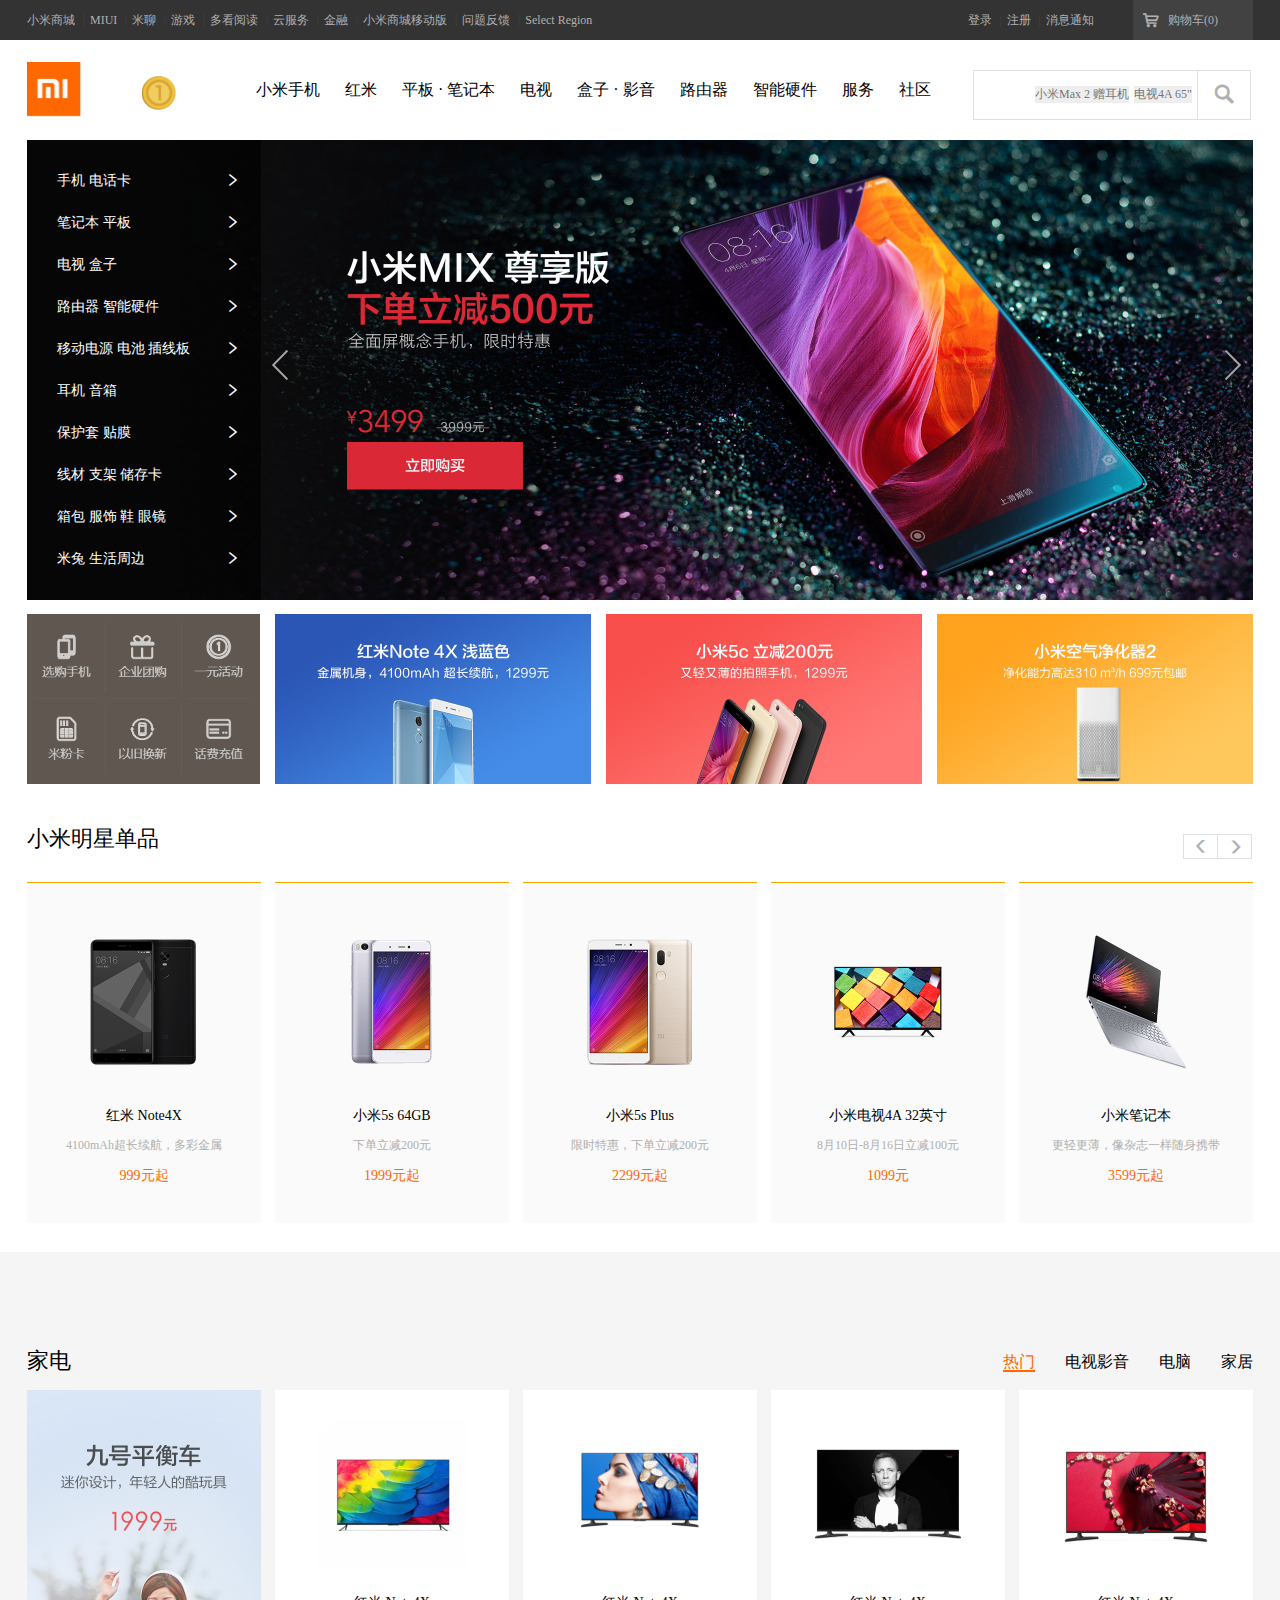
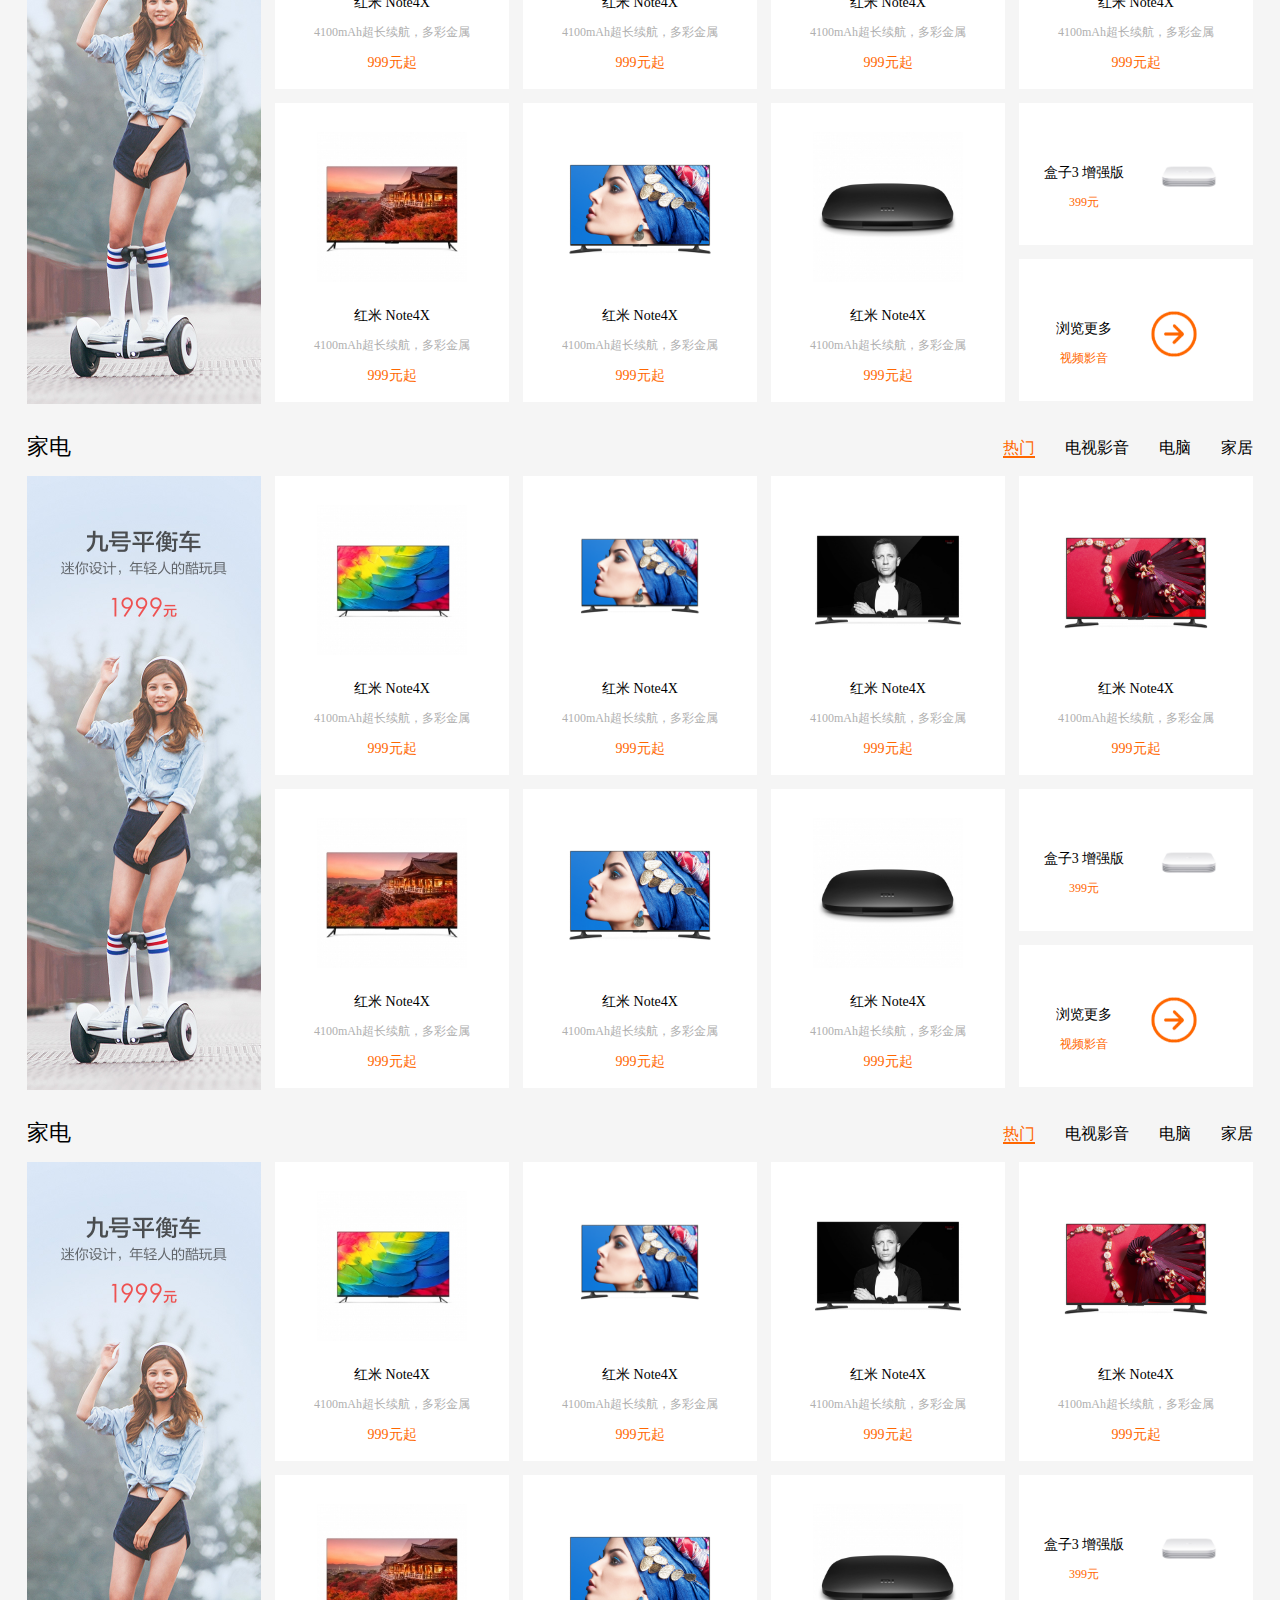
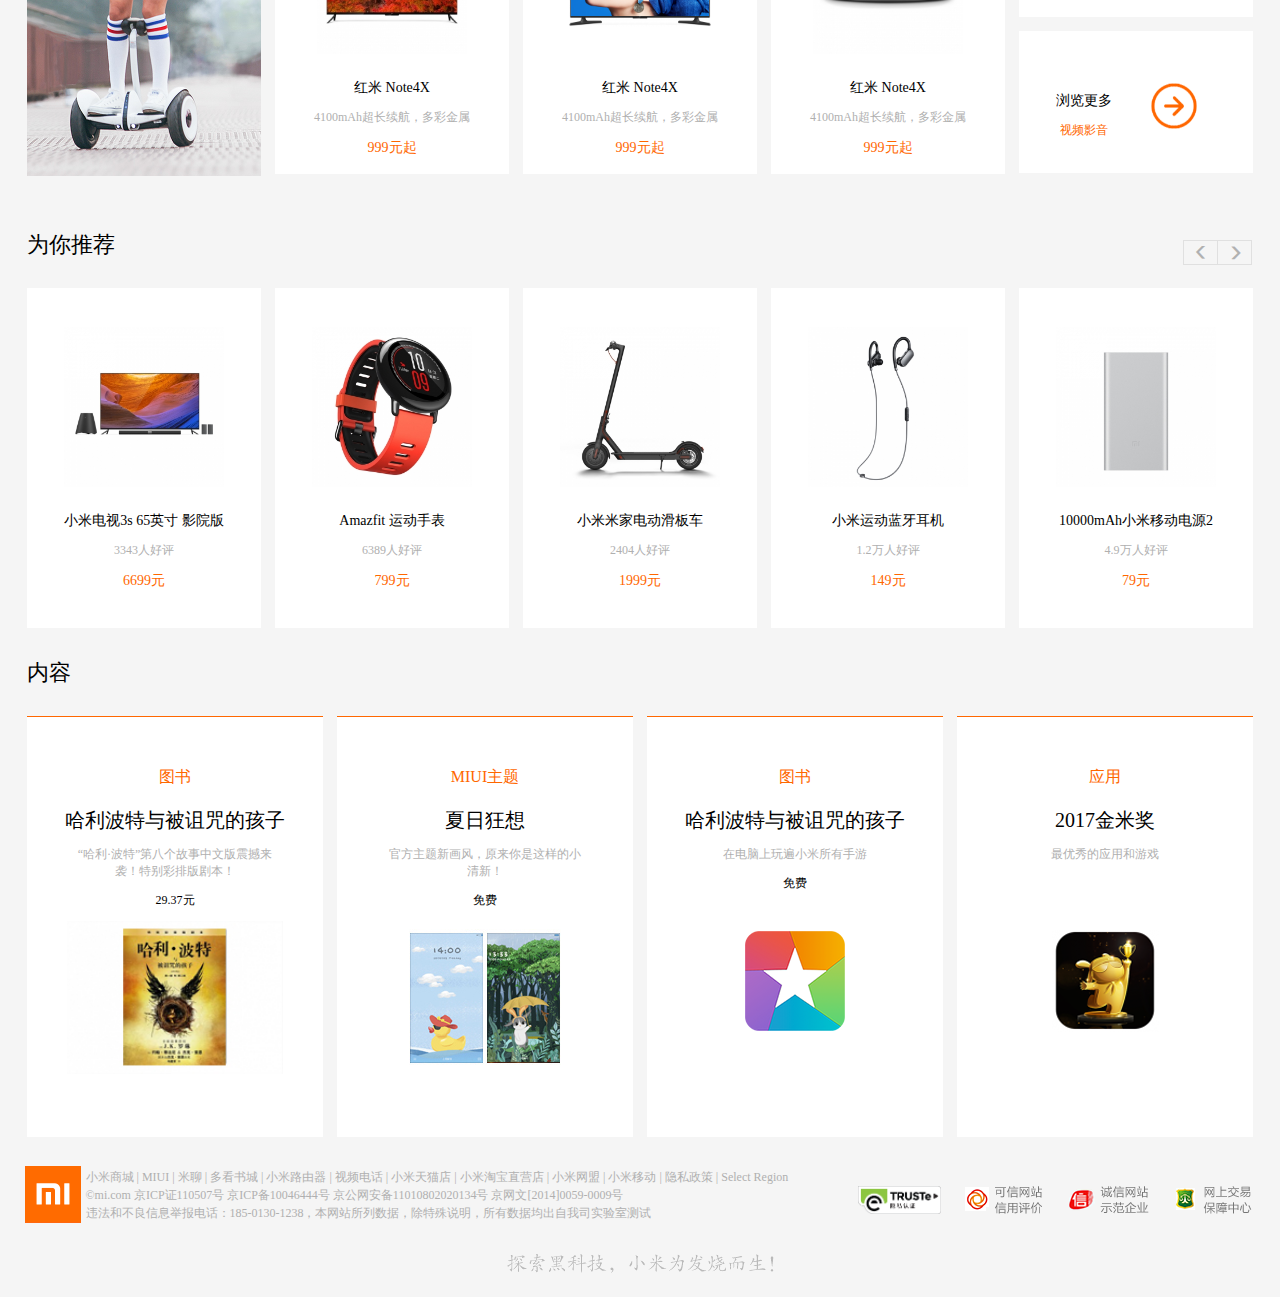
<file: index.html>
<!DOCTYPE html>
<html>
	<head>
		<meta charset="utf-8" />
		<title>我的小米商城han</title>
<link rel="shortcut icon" href="//s01.mifile.cn/favicon.ico" type="image/x-icon" />
<link rel="stylesheet" href="css/css.css" />
	</head>
	<body>
		<div class="top_background">
			<div class="top">
				<div class="top_nav">
					<ul>
						<li><a href="#">小米商城</a><span>|</span></li>
						<li><a href="#">MIUI</a><span>|</span></li>
						<li><a href="#">米聊</a><span>|</span></li>
						<li><a href="#">游戏</a><span>|</span></li>
						<li><a href="#">多看阅读</a><span>|</span></li>
						<li><a href="#">云服务</a><span>|</span></li>
						<li><a href="#">金融</a><span>|</span></li>
						<li><a href="#">小米商城移动版</a><span>|</span></li>
						<li><a href="#">问题反馈</a><span>|</span></li>
						<li><a href="#" class="last">Select Region</a></li>
					</ul>
				</div>
				<div class="top_buy">
					<i class="iconfont">&#xe600;</i><a href="#">购物车(0)</a>
					<div class="top_buy_plus">购物车中还没有商品，赶紧选购吧！</div>
				</div>
				<div class="top_right">
					<ul>
						<li><a href="#">登录<span>|</span></a></li>
						<li><a href="#">注册<span>|</span></a></li>
						<li><a href="#">消息通知</a></li>
					</ul>
				</div>	
				
			</div>
		</div>
	
	
	<div class="head">
			<div class="head_logo">
				<img src="img/logo.png" height="55" />
			</div>
			<div class="head_nav">
				<div class="head_nav_movie">
					<img src="img/movie.gif" width="142" />
				</div>
				<div class="head_nav_in">
					<ul>
						<li><a href="#">小米手机</a></li>
						<li><a href="#">红米</a></li>
						<li><a href="#">平板 · 笔记本</a></li>
						<li><a href="#">电视</a></li>
						<li><a href="#">盒子 · 影音</a></li>
						<li><a href="#">路由器</a></li>
						<li><a href="#">智能硬件</a></li>
						<li><a href="#">服务</a></li>
						<li><a href="#">社区</a></li>
					</ul>
				</div>
			</div>
			<div class="head_search">
				<div class="head_search_txt">
					<a href="#">电视4A 65"</a>
					<a href="#">小米Max 2 赠耳机</a>
				</div>
				<div class="head_search_btn">
					<i class="iconfont searh">&#xe605;</i>
				</div>
			</div>
		</div>
		
		<div class="bannar">
			<img src="img/bannar.jpg" width="1226" height="460"/>
			<div class="bannar_nav">
				<ul>
					<li>手机 电话卡<i class="iconfont">&#xe6ca;</i></li>
					<li>笔记本 平板<i class="iconfont">&#xe6ca;</i></li>
					<li>电视 盒子<i class="iconfont">&#xe6ca;</i></li>
					<li>路由器 智能硬件<i class="iconfont">&#xe6ca;</i></li>
					<li>移动电源 电池 插线板<i class="iconfont">&#xe6ca;</i></li>
					<li>耳机 音箱<i class="iconfont">&#xe6ca;</i></li>
					<li>保护套 贴膜<i class="iconfont">&#xe6ca;</i></li>
					<li>线材 支架 储存卡<i class="iconfont">&#xe6ca;</i></li>
					<li>箱包 服饰 鞋 眼镜<i class="iconfont">&#xe6ca;</i></li>
					<li>米兔 生活周边<i class="iconfont">&#xe6ca;</i></li>
				</ul>
			</div>
			<div class="bannar_btnl">
			</div>
			<div class="bannar_btnr">				
			</div>
		</div>
		
		<div class="home">
			<div class="home_menu">
				<img src="img/menu.PNG" height="170" />
			</div>
			<ul>
				<li><img src="img/home1.jpg" height="170" /></li>
				<li><img src="img/home2.jpg" height="170" /></li>
				<li><img src="img/home3.jpg" height="170" /></li>
			</ul>
		</div>
		
		<div class="menu">
			<div class="menu_title">
				<div class="menu_txt">小米明星单品</div>
				<div class="menu_btn">
					<div class="menu_btnl"><i class="iconfont">&#xe60f;</i></div>
					<div class="menu_btnr"><i class="iconfont">&#xe601;</i></div>
				</div>
			</div>
			<div class="menu_in">
				<ul>
					<li><div class="box">
						<img src="img/menu1.png" width="160"/>
						<div class="box_txt">
						<a href="#">红米 Note4X</a>
						<p>4100mAh超长续航，多彩金属</p>
						 <span>999元起</span></div>
					</div></li>
					<li><div class="box">
						<img src="img/menu2.png" width="160"/>
						<div class="box_txt">
						<a href="#">小米5s 64GB</a>
						<p>下单立减200元</p>
						 <span>1999元起</span></div>
						</div></li>
					<li><div class="box">
						<img src="img/menu3.png" width="160"/>
						<div class="box_txt">
						<a href="#">小米5s Plus</a>
						<p>限时特惠，下单立减200元</p>
						 <span>2299元起</span></div>
					</div></li>
					<li><div class="box">
						<img src="img/menu4.png" width="160"/>
						<div class="box_txt">
						<a href="#">小米电视4A 32英寸</a>
						<p>8月10日-8月16日立减100元</p>
						 <span>1099元</span></div>
					</div></li>
					<li style="margin-right: 0;"><div class="box">
						<img src="img/menu5.png" width="160"/>
						<div class="box_txt">
						<a href="#">小米笔记本</a>
						<p>更轻更薄，像杂志一样随身携带</p>
						 <span>3599元起</span></div>
					</div></li>
				</ul>
			</div>
		</div>
		
<div class="background">
			
			  <div class="box1">
			  	 <div class="box1_title">
			  	 	<div class="box1_titlel">
			  	 		家电
			  	 	</div>
			  	 	<div class="box1_titler">
			  	 		<ul>
			  	 			<li><a href="#" class="first">热门</a></li>
			  	 			<li><a href="#">电视影音</a></li>
			  	 			<li><a href="#">电脑</a></li>
			  	 			<li><a href="#">家居</a></li>
			  	 		</ul>
			  	 	</div>
			  	 </div>
			  	  <div class="box1_main">
			  	  	<div class="box1_mainl">
			  	  		<img src="img/box1_l.jpg" width="234" />
			  	  	</div>
			  	  	<div class="box1_mainr">
			  	  		<ul>
			  	  			<li class="big">
			  	  				<div class="orange">
			  	  					<a href="#">小米你值得拥有最好的，选择这款最好的让你生活美滋滋！</a>
			  	  				</div>
			  	  				<img src="img/box1_1.jpg" width="150"/>
			  	  				<div class="box_txt">
						          <a href="#">红米 Note4X</a>
						         <p>4100mAh超长续航，多彩金属</p>
						           <span>999元起</span></div>
			  	  			</li>
			  	  			<li class="big">
			  	  				<div class="orange">
			  	  					<a href="#">小米你值得拥有最好的，选择这款最好的让你生活美滋滋！</a>
			  	  				</div>
			  	  				<img src="img/box1_2.png" width="150"/>
			  	  				<div class="box_txt">
						          <a href="#">红米 Note4X</a>
						         <p>4100mAh超长续航，多彩金属</p>
						           <span>999元起</span></div></li>
			  	  			<li class="big"><img src="img/box1_3.png" width="150"/>
			  	  				<div class="box_txt">
						          <a href="#">红米 Note4X</a>
						         <p>4100mAh超长续航，多彩金属</p>
						           <span>999元起</span></div></li>
			  	  			<li class="big"><img src="img/box1_4.png" width="150"/>
			  	  				<div class="box_txt">
						          <a href="#">红米 Note4X</a>
						         <p>4100mAh超长续航，多彩金属</p>
						           <span>999元起</span></div></li>
			  	  		</ul>
			  	  	</div>
			  	  	<div class="box1_mainr">
			  	  		<ul>
			  	  			<li class="big">
			  	  				<div class="orange">
			  	  					<a href="#">小米你值得拥有最好的，选择这款最好的让你生活美滋滋！</a>
			  	  				</div>
			  	  				<img src="img/box1_5.jpg" width="150"/>
			  	  				<div class="box_txt">
						          <a href="#">红米 Note4X</a>
						         <p>4100mAh超长续航，多彩金属</p>
						           <span>999元起</span></div></li>
			  	  			<li class="big"><img src="img/box1_6.png" width="150"/>
			  	  				<div class="box_txt">
						          <a href="#">红米 Note4X</a>
						         <p>4100mAh超长续航，多彩金属</p>
						           <span>999元起</span></div></li>
			  	  			<li class="big">
			  	  				<div class="orange">
			  	  					<a href="#">小米你值得拥有最好的，选择这款最好的让你生活美滋滋！</a>
			  	  				</div>
			  	  				<img src="img/box1_7.jpg" width="150"/>
			  	  				<div class="box_txt">
						          <a href="#">红米 Note4X</a>
						         <p>4100mAh超长续航，多彩金属</p>
						           <span>999元起</span></div></li>
			  	  			<li class="small last">
			  	  				<div><a href="#">盒子3 增强版</a>
			  	  				<p>399元</p></div>
			  	  				<img src="img/box1_8.jpg" width="80" />
			  	  			</li>
			  	  			<li class="small">
			  	  				<div><a href="#">浏览更多</a>
			  	  				<p>视频影音</p></div>
			  	  				<img src="img/box1_9.png" width="50" style="padding-top: 20px;"/>
			  	  			</li>
			  	  		</ul>
			  	  	</div>
			  	  </div>
			  </div>
			
			 <div class="box2">
			  	 <div class="box1_title">
			  	 	<div class="box1_titlel">
			  	 		家电
			  	 	</div>
			  	 	<div class="box1_titler">
			  	 		<ul>
			  	 			<li><a href="#" class="first">热门</a></li>
			  	 			<li><a href="#">电视影音</a></li>
			  	 			<li><a href="#">电脑</a></li>
			  	 			<li><a href="#">家居</a></li>
			  	 		</ul>
			  	 	</div>
			  	 </div>
			  	  <div class="box1_main">
			  	  	<div class="box1_mainl">
			  	  		<img src="img/box1_l.jpg" width="234" />
			  	  	</div>
			  	  	<div class="box1_mainr">
			  	  		<ul>
			  	  			<li class="big">
			  	  				<img src="img/box1_1.jpg" width="150"/>
			  	  				<div class="box_txt">
						          <a href="#">红米 Note4X</a>
						         <p>4100mAh超长续航，多彩金属</p>
						           <span>999元起</span></div>
			  	  			</li>
			  	  			<li class="big"><img src="img/box1_2.png" width="150"/>
			  	  				<div class="box_txt">
						          <a href="#">红米 Note4X</a>
						         <p>4100mAh超长续航，多彩金属</p>
						           <span>999元起</span></div></li>
			  	  			<li class="big"><img src="img/box1_3.png" width="150"/>
			  	  				<div class="box_txt">
						          <a href="#">红米 Note4X</a>
						         <p>4100mAh超长续航，多彩金属</p>
						           <span>999元起</span></div></li>
			  	  			<li class="big"><img src="img/box1_4.png" width="150"/>
			  	  				<div class="box_txt">
						          <a href="#">红米 Note4X</a>
						         <p>4100mAh超长续航，多彩金属</p>
						           <span>999元起</span></div></li>
			  	  		</ul>
			  	  	</div>
			  	  	<div class="box1_mainr">
			  	  		<ul>
			  	  			<li class="big"><img src="img/box1_5.jpg" width="150"/>
			  	  				<div class="box_txt">
						          <a href="#">红米 Note4X</a>
						         <p>4100mAh超长续航，多彩金属</p>
						           <span>999元起</span></div></li>
			  	  			<li class="big"><img src="img/box1_6.png" width="150"/>
			  	  				<div class="box_txt">
						          <a href="#">红米 Note4X</a>
						         <p>4100mAh超长续航，多彩金属</p>
						           <span>999元起</span></div></li>
			  	  			<li class="big"><img src="img/box1_7.jpg" width="150"/>
			  	  				<div class="box_txt">
						          <a href="#">红米 Note4X</a>
						         <p>4100mAh超长续航，多彩金属</p>
						           <span>999元起</span></div></li>
			  	  			<li class="small last">
			  	  				<div><a href="#">盒子3 增强版</a>
			  	  				<p>399元</p></div>
			  	  				<img src="img/box1_8.jpg" width="80" />
			  	  			</li>
			  	  			<li class="small">
			  	  				<div><a href="#">浏览更多</a>
			  	  				<p>视频影音</p></div>
			  	  				<img src="img/box1_9.png" width="50" style="padding-top: 20px;"/>
			  	  			</li>
			  	  		</ul>
			  	  	</div>
			  	  </div>
			  </div>
			  
			   <div class="box2">
			  	 <div class="box1_title">
			  	 	<div class="box1_titlel">
			  	 		家电
			  	 	</div>
			  	 	<div class="box1_titler">
			  	 		<ul>
			  	 			<li><a href="#" class="first">热门</a></li>
			  	 			<li><a href="#">电视影音</a></li>
			  	 			<li><a href="#">电脑</a></li>
			  	 			<li><a href="#">家居</a></li>
			  	 		</ul>
			  	 	</div>
			  	 </div>
			  	  <div class="box1_main">
			  	  	<div class="box1_mainl">
			  	  		<img src="img/box1_l.jpg" width="234" />
			  	  	</div>
			  	  	<div class="box1_mainr">
			  	  		<ul>
			  	  			<li class="big">
			  	  				<img src="img/box1_1.jpg" width="150"/>
			  	  				<div class="box_txt">
						          <a href="#">红米 Note4X</a>
						         <p>4100mAh超长续航，多彩金属</p>
						           <span>999元起</span></div>
			  	  			</li>
			  	  			<li class="big"><img src="img/box1_2.png" width="150"/>
			  	  				<div class="box_txt">
						          <a href="#">红米 Note4X</a>
						         <p>4100mAh超长续航，多彩金属</p>
						           <span>999元起</span></div></li>
			  	  			<li class="big"><img src="img/box1_3.png" width="150"/>
			  	  				<div class="box_txt">
						          <a href="#">红米 Note4X</a>
						         <p>4100mAh超长续航，多彩金属</p>
						           <span>999元起</span></div></li>
			  	  			<li class="big"><img src="img/box1_4.png" width="150"/>
			  	  				<div class="box_txt">
						          <a href="#">红米 Note4X</a>
						         <p>4100mAh超长续航，多彩金属</p>
						           <span>999元起</span></div></li>
			  	  		</ul>
			  	  	</div>
			  	  	<div class="box1_mainr">
			  	  		<ul>
			  	  			<li class="big"><img src="img/box1_5.jpg" width="150"/>
			  	  				<div class="box_txt">
						          <a href="#">红米 Note4X</a>
						         <p>4100mAh超长续航，多彩金属</p>
						           <span>999元起</span></div></li>
			  	  			<li class="big"><img src="img/box1_6.png" width="150"/>
			  	  				<div class="box_txt">
						          <a href="#">红米 Note4X</a>
						         <p>4100mAh超长续航，多彩金属</p>
						           <span>999元起</span></div></li>
			  	  			<li class="big"><img src="img/box1_7.jpg" width="150"/>
			  	  				<div class="box_txt">
						          <a href="#">红米 Note4X</a>
						         <p>4100mAh超长续航，多彩金属</p>
						           <span>999元起</span></div></li>
			  	  			<li class="small last">
			  	  				<div><a href="#">盒子3 增强版</a>
			  	  				<p>399元</p></div>
			  	  				<img src="img/box1_8.jpg" width="80" />
			  	  			</li>
			  	  			<li class="small">
			  	  				<div><a href="#">浏览更多</a>
			  	  				<p>视频影音</p></div>
			  	  				<img src="img/box1_9.png" width="50" style="padding-top: 20px;"/>
			  	  			</li>
			  	  		</ul>
			  	  	</div>
			  	  </div>
			  </div>
			
			<div class="menu2">
			<div class="menu2_title">
				<div class="menu2_txt">为你推荐</div>
				<div class="menu2_btn">
					<div class="menu2_btnl"><i class="iconfont">&#xe60f;</i></div>
					<div class="menu2_btnr"><i class="iconfont">&#xe601;</i></div>
				</div>
			</div>
			<div class="menu2_in">
				<ul>
					<li><div class="box">
						<img src="img/menu2_1.jpg" width="160"/>
						<div class="box_txt">
						<a href="#">小米电视3s 65英寸 影院版</a>
						<p>3343人好评</p>
						 <span>6699元</span></div>
					</div></li>
					<li><div class="box">
						<img src="img/menu2_2.jpg" width="160"/>
						<div class="box_txt">
						<a href="#">Amazfit 运动手表</a>
						<p>6389人好评</p>
						 <span>799元</span></div>
						</div></li>
					<li><div class="box">
						<img src="img/menu2_3.jpg" width="160"/>
						<div class="box_txt">
						<a href="#">小米米家电动滑板车</a>
						<p>2404人好评</p>
						 <span>1999元</span></div>
					</div></li>
					<li><div class="box">
						<img src="img/menu2_4.jpg" width="160"/>
						<div class="box_txt">
						<a href="#">小米运动蓝牙耳机</a>
						<p>1.2万人好评</p>
						 <span>149元</span></div>
					</div></li>
					<li style="margin-right: 0;"><div class="box">
						<img src="img/menu2_5.jpg" width="160"/>
						<div class="box_txt">
						<a href="#">10000mAh小米移动电源2</a>
						<p>4.9万人好评</p>
						 <span>79元</span></div>
					</div></li>
				</ul>
			</div>
		</div>
			
			<div class="content">
				<div class="content_title">
					内容
				</div>
				<div class="content_txt">
					<ul>
						<li>
							<div class="btnl"></div>
							<div class="btnr"></div>
							<p class="top">图书</p>
							<a href="#">哈利波特与被诅咒的孩子</a>
							<p class="gray">“哈利·波特”第八个故事中文版震撼来<br />袭！特别彩排版剧本！</p>
						    <p class="black">29.37元</p>
						    <img src="img/content1.png" width="216" />
						</li>
						<li>
							<div class="btnl"></div>
							<div class="btnr"></div>
							<p class="top">MIUI主题</p>
							<a href="#">夏日狂想</a>
							<p class="gray">官方主题新画风，原来你是这样的小<br />清新！</p>
						    <p class="black">免费</p>
						    <img src="img/content2.jpg" width="216" />
						</li>
						<li>
							<div class="btnl"></div>
							<div class="btnr"></div>
							<p class="top">图书</p>
							<a href="#">哈利波特与被诅咒的孩子</a>
							<p class="gray">在电脑上玩遍小米所有手游</p>
						    <p class="black">免费</p>
						    <img src="img/content3.png" width="216" />
						</li>
						<li >
							<div class="btnl"></div>
							<div class="btnr"></div>
							<p class="top">应用</p>
							<a href="#">2017金米奖</a>
							<p class="gray">最优秀的应用和游戏</p>
						    
						    <img src="img/content4.png" width="216" class="last"/>
						</li>
					</ul>
				</div>
			</div>
		
		<div class="foot">
			<img src="img/foot_logo.png" height="57" />
			<div class="foot_nav">
				<p>
					小米商城 | MIUI | 米聊 | 多看书城 | 小米路由器 | 视频电话 | 小米天猫店 | 小米淘宝直营店 | 小米网盟 | 小米移动 | 隐私政策 | Select Region <br />
©mi.com 京ICP证110507号 京ICP备10046444号 京公网安备11010802020134号 京网文[2014]0059-0009号<br />
违法和不良信息举报电话：185-0130-1238，本网站所列数据，除特殊说明，所有数据均出自我司实验室测试
				</p>
			</div>
			<div class="foot_right">
				<img src="img/foot1.png" width="83px"/>
				<img src="img/foot2.png" width="85px"/>
				<img src="img/foot3.png" width="85px"/>
				<img src="img/foot4.png" width="85px"/>
			</div>
		</div>
		<div class="bottom">
			<img src="img/bottom.png" />
		</div>
		
	</div>	
	</body>
</html>
</file>
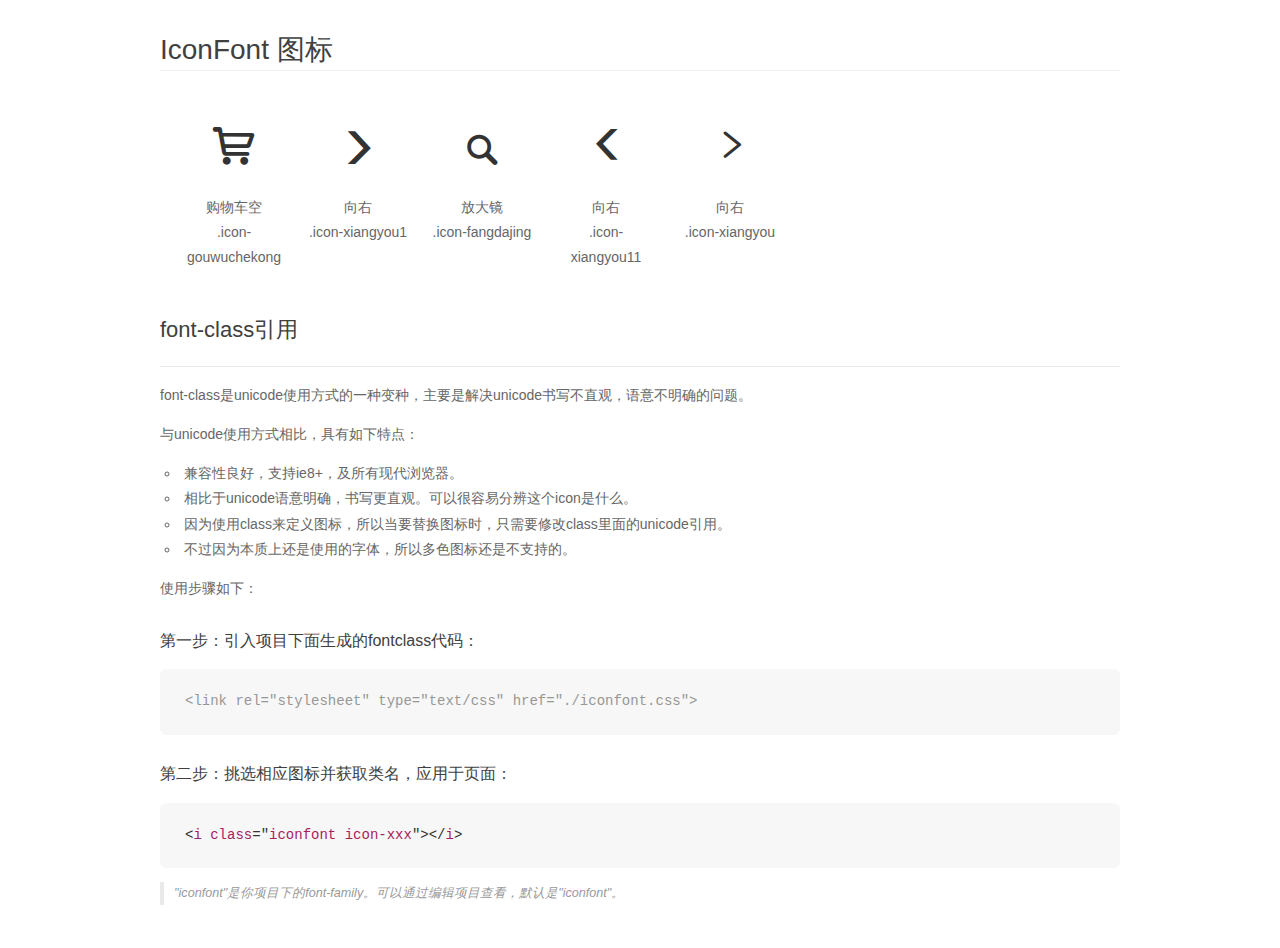
<file: css/demo_fontclass.html>
<!DOCTYPE html>
<html>
<head>
    <meta charset="utf-8"/>
    <title>IconFont</title>
    <link rel="stylesheet" href="demo.css">
    <link rel="stylesheet" href="iconfont.css">
</head>
<body>
    <div class="main markdown">
        <h1>IconFont 图标</h1>
        <ul class="icon_lists clear">
            
                <li>
                <i class="icon iconfont icon-gouwuchekong"></i>
                    <div class="name">购物车空</div>
                    <div class="fontclass">.icon-gouwuchekong</div>
                </li>
            
                <li>
                <i class="icon iconfont icon-xiangyou1"></i>
                    <div class="name">向右</div>
                    <div class="fontclass">.icon-xiangyou1</div>
                </li>
            
                <li>
                <i class="icon iconfont icon-fangdajing"></i>
                    <div class="name">放大镜</div>
                    <div class="fontclass">.icon-fangdajing</div>
                </li>
            
                <li>
                <i class="icon iconfont icon-xiangyou11"></i>
                    <div class="name">向右</div>
                    <div class="fontclass">.icon-xiangyou11</div>
                </li>
            
                <li>
                <i class="icon iconfont icon-xiangyou"></i>
                    <div class="name">向右</div>
                    <div class="fontclass">.icon-xiangyou</div>
                </li>
            
        </ul>

        <h2 id="font-class-">font-class引用</h2>
        <hr>

        <p>font-class是unicode使用方式的一种变种，主要是解决unicode书写不直观，语意不明确的问题。</p>
        <p>与unicode使用方式相比，具有如下特点：</p>
        <ul>
        <li>兼容性良好，支持ie8+，及所有现代浏览器。</li>
        <li>相比于unicode语意明确，书写更直观。可以很容易分辨这个icon是什么。</li>
        <li>因为使用class来定义图标，所以当要替换图标时，只需要修改class里面的unicode引用。</li>
        <li>不过因为本质上还是使用的字体，所以多色图标还是不支持的。</li>
        </ul>
        <p>使用步骤如下：</p>
        <h3 id="-fontclass-">第一步：引入项目下面生成的fontclass代码：</h3>


        <pre><code class="lang-js hljs javascript"><span class="hljs-comment">&lt;link rel="stylesheet" type="text/css" href="./iconfont.css"&gt;</span></code></pre>
        <h3 id="-">第二步：挑选相应图标并获取类名，应用于页面：</h3>
        <pre><code class="lang-css hljs">&lt;<span class="hljs-selector-tag">i</span> <span class="hljs-selector-tag">class</span>="<span class="hljs-selector-tag">iconfont</span> <span class="hljs-selector-tag">icon-xxx</span>"&gt;&lt;/<span class="hljs-selector-tag">i</span>&gt;</code></pre>
        <blockquote>
        <p>"iconfont"是你项目下的font-family。可以通过编辑项目查看，默认是"iconfont"。</p>
        </blockquote>
    </div>
</body>
</html>
</file>
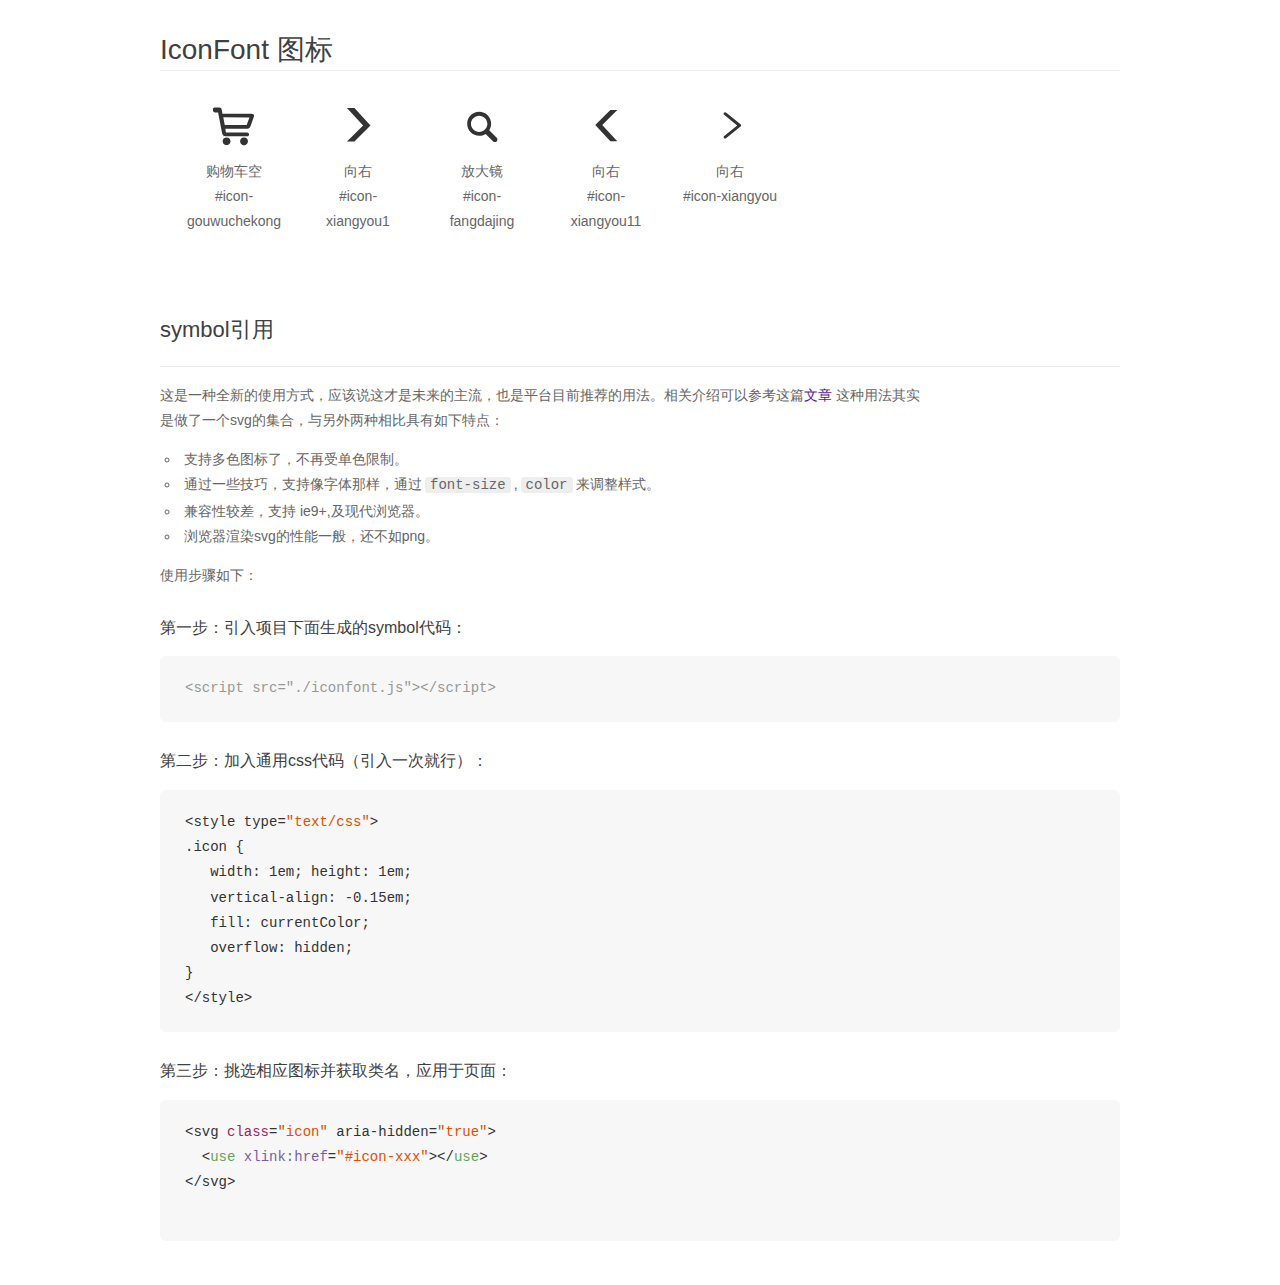
<file: css/demo_symbol.html>
<!DOCTYPE html>
<html>
<head>
    <meta charset="utf-8"/>
    <title>IconFont</title>
    <link rel="stylesheet" href="demo.css">
    <script src="iconfont.js"></script>

    <style type="text/css">
        .icon {
          /* 通过设置 font-size 来改变图标大小 */
          width: 1em; height: 1em;
          /* 图标和文字相邻时，垂直对齐 */
          vertical-align: -0.15em;
          /* 通过设置 color 来改变 SVG 的颜色/fill */
          fill: currentColor;
          /* path 和 stroke 溢出 viewBox 部分在 IE 下会显示
             normalize.css 中也包含这行 */
          overflow: hidden;
        }

    </style>
</head>
<body>
    <div class="main markdown">
        <h1>IconFont 图标</h1>
        <ul class="icon_lists clear">
            
                <li>
                    <svg class="icon" aria-hidden="true">
                        <use xlink:href="#icon-gouwuchekong"></use>
                    </svg>
                    <div class="name">购物车空</div>
                    <div class="fontclass">#icon-gouwuchekong</div>
                </li>
            
                <li>
                    <svg class="icon" aria-hidden="true">
                        <use xlink:href="#icon-xiangyou1"></use>
                    </svg>
                    <div class="name">向右</div>
                    <div class="fontclass">#icon-xiangyou1</div>
                </li>
            
                <li>
                    <svg class="icon" aria-hidden="true">
                        <use xlink:href="#icon-fangdajing"></use>
                    </svg>
                    <div class="name">放大镜</div>
                    <div class="fontclass">#icon-fangdajing</div>
                </li>
            
                <li>
                    <svg class="icon" aria-hidden="true">
                        <use xlink:href="#icon-xiangyou11"></use>
                    </svg>
                    <div class="name">向右</div>
                    <div class="fontclass">#icon-xiangyou11</div>
                </li>
            
                <li>
                    <svg class="icon" aria-hidden="true">
                        <use xlink:href="#icon-xiangyou"></use>
                    </svg>
                    <div class="name">向右</div>
                    <div class="fontclass">#icon-xiangyou</div>
                </li>
            
        </ul>


        <h2 id="symbol-">symbol引用</h2>
        <hr>

        <p>这是一种全新的使用方式，应该说这才是未来的主流，也是平台目前推荐的用法。相关介绍可以参考这篇<a href="">文章</a>
        这种用法其实是做了一个svg的集合，与另外两种相比具有如下特点：</p>
        <ul>
          <li>支持多色图标了，不再受单色限制。</li>
          <li>通过一些技巧，支持像字体那样，通过<code>font-size</code>,<code>color</code>来调整样式。</li>
          <li>兼容性较差，支持 ie9+,及现代浏览器。</li>
          <li>浏览器渲染svg的性能一般，还不如png。</li>
        </ul>
        <p>使用步骤如下：</p>
        <h3 id="-symbol-">第一步：引入项目下面生成的symbol代码：</h3>
        <pre><code class="lang-js hljs javascript"><span class="hljs-comment">&lt;script src="./iconfont.js"&gt;&lt;/script&gt;</span></code></pre>
        <h3 id="-css-">第二步：加入通用css代码（引入一次就行）：</h3>
        <pre><code class="lang-js hljs javascript">&lt;style type=<span class="hljs-string">"text/css"</span>&gt;
.icon {
   width: <span class="hljs-number">1</span>em; height: <span class="hljs-number">1</span>em;
   vertical-align: <span class="hljs-number">-0.15</span>em;
   fill: currentColor;
   overflow: hidden;
}
&lt;<span class="hljs-regexp">/style&gt;</span></code></pre>
        <h3 id="-">第三步：挑选相应图标并获取类名，应用于页面：</h3>
        <pre><code class="lang-js hljs javascript">&lt;svg <span class="hljs-class"><span class="hljs-keyword">class</span></span>=<span class="hljs-string">"icon"</span> aria-hidden=<span class="hljs-string">"true"</span>&gt;<span class="xml"><span class="hljs-tag">
  &lt;<span class="hljs-name">use</span> <span class="hljs-attr">xlink:href</span>=<span class="hljs-string">"#icon-xxx"</span>&gt;</span><span class="hljs-tag">&lt;/<span class="hljs-name">use</span>&gt;</span>
</span>&lt;<span class="hljs-regexp">/svg&gt;
        </span></code></pre>
    </div>
</body>
</html>
</file>
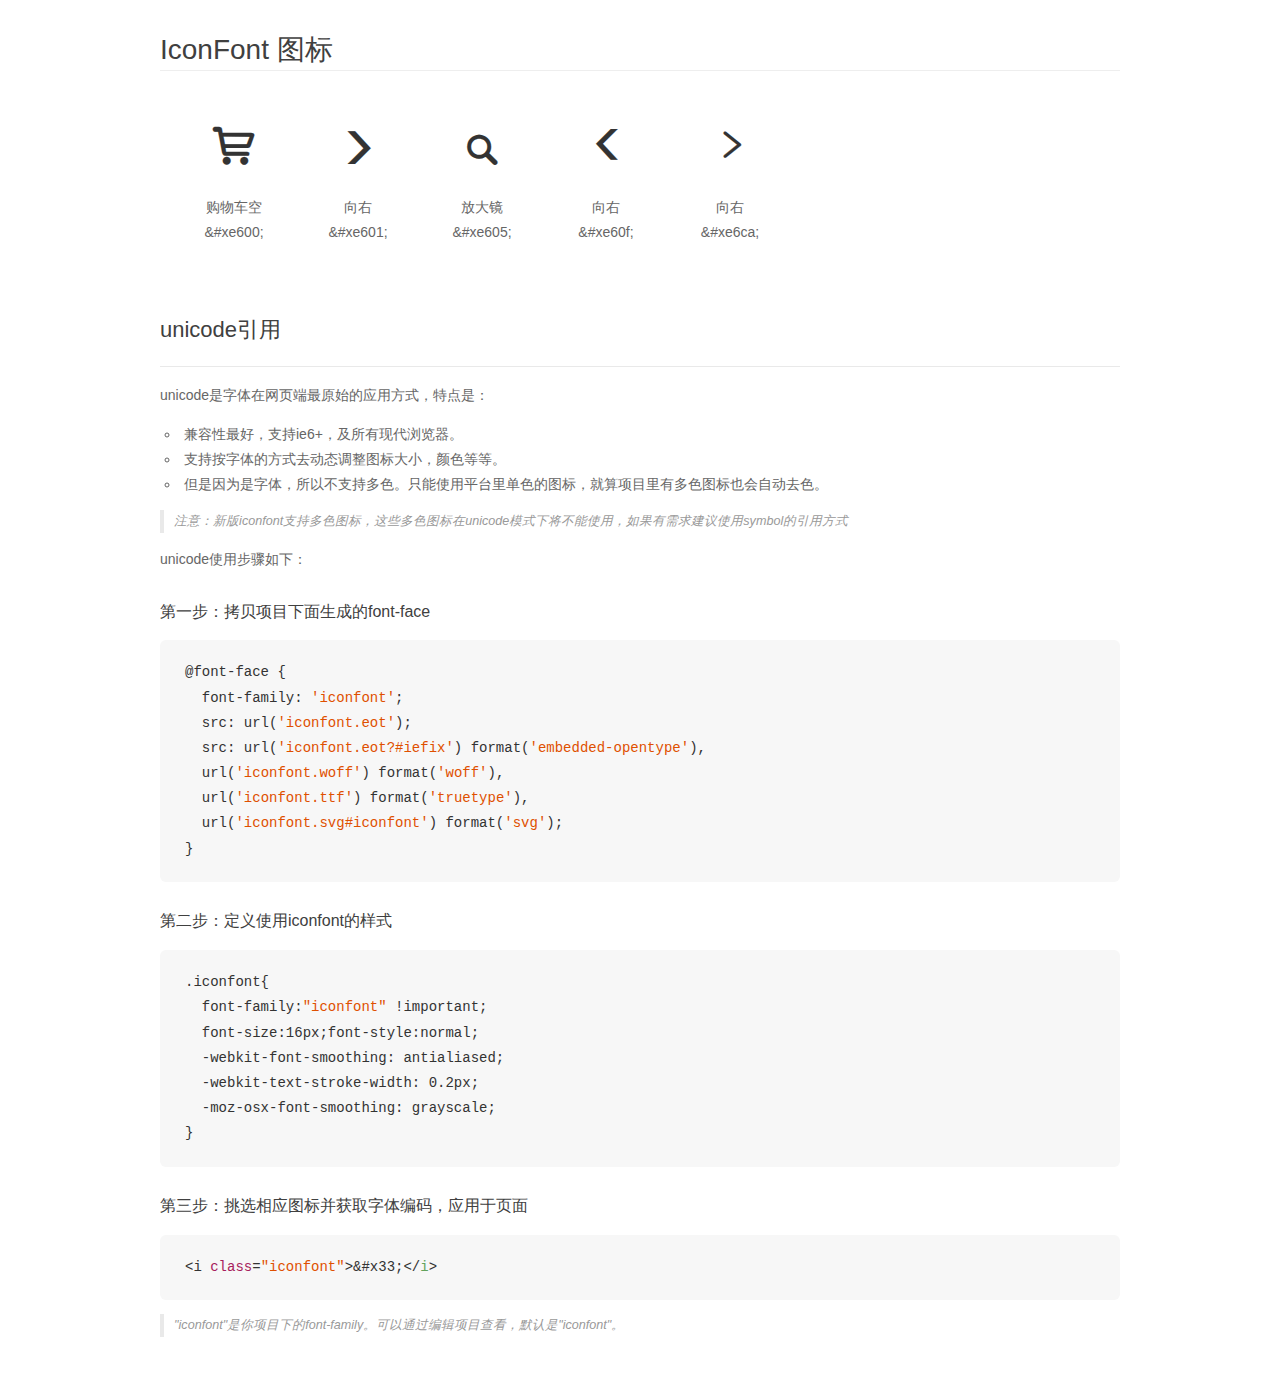
<file: css/demo_unicode.html>
<!DOCTYPE html>
<html>
<head>
    <meta charset="utf-8"/>
    <title>IconFont</title>
    <link rel="stylesheet" href="demo.css">

    <style type="text/css">

        @font-face {font-family: "iconfont";
          src: url('iconfont.eot'); /* IE9*/
          src: url('iconfont.eot#iefix') format('embedded-opentype'), /* IE6-IE8 */
          url('iconfont.woff') format('woff'), /* chrome, firefox */
          url('iconfont.ttf') format('truetype'), /* chrome, firefox, opera, Safari, Android, iOS 4.2+*/
          url('iconfont.svg#iconfont') format('svg'); /* iOS 4.1- */
        }

        .iconfont {
          font-family:"iconfont" !important;
          font-size:16px;
          font-style:normal;
          -webkit-font-smoothing: antialiased;
          -webkit-text-stroke-width: 0.2px;
          -moz-osx-font-smoothing: grayscale;
        }

    </style>
</head>
<body>
    <div class="main markdown">
        <h1>IconFont 图标</h1>
        <ul class="icon_lists clear">
            
                <li>
                <i class="icon iconfont">&#xe600;</i>
                    <div class="name">购物车空</div>
                    <div class="code">&amp;#xe600;</div>
                </li>
            
                <li>
                <i class="icon iconfont">&#xe601;</i>
                    <div class="name">向右</div>
                    <div class="code">&amp;#xe601;</div>
                </li>
            
                <li>
                <i class="icon iconfont">&#xe605;</i>
                    <div class="name">放大镜</div>
                    <div class="code">&amp;#xe605;</div>
                </li>
            
                <li>
                <i class="icon iconfont">&#xe60f;</i>
                    <div class="name">向右</div>
                    <div class="code">&amp;#xe60f;</div>
                </li>
            
                <li>
                <i class="icon iconfont">&#xe6ca;</i>
                    <div class="name">向右</div>
                    <div class="code">&amp;#xe6ca;</div>
                </li>
            
        </ul>
        <h2 id="unicode-">unicode引用</h2>
        <hr>

        <p>unicode是字体在网页端最原始的应用方式，特点是：</p>
        <ul>
        <li>兼容性最好，支持ie6+，及所有现代浏览器。</li>
        <li>支持按字体的方式去动态调整图标大小，颜色等等。</li>
        <li>但是因为是字体，所以不支持多色。只能使用平台里单色的图标，就算项目里有多色图标也会自动去色。</li>
        </ul>
        <blockquote>
        <p>注意：新版iconfont支持多色图标，这些多色图标在unicode模式下将不能使用，如果有需求建议使用symbol的引用方式</p>
        </blockquote>
        <p>unicode使用步骤如下：</p>
        <h3 id="-font-face">第一步：拷贝项目下面生成的font-face</h3>
        <pre><code class="lang-js hljs javascript">@font-face {
  font-family: <span class="hljs-string">'iconfont'</span>;
  src: url(<span class="hljs-string">'iconfont.eot'</span>);
  src: url(<span class="hljs-string">'iconfont.eot?#iefix'</span>) format(<span class="hljs-string">'embedded-opentype'</span>),
  url(<span class="hljs-string">'iconfont.woff'</span>) format(<span class="hljs-string">'woff'</span>),
  url(<span class="hljs-string">'iconfont.ttf'</span>) format(<span class="hljs-string">'truetype'</span>),
  url(<span class="hljs-string">'iconfont.svg#iconfont'</span>) format(<span class="hljs-string">'svg'</span>);
}
</code></pre>
        <h3 id="-iconfont-">第二步：定义使用iconfont的样式</h3>
        <pre><code class="lang-js hljs javascript">.iconfont{
  font-family:<span class="hljs-string">"iconfont"</span> !important;
  font-size:<span class="hljs-number">16</span>px;font-style:normal;
  -webkit-font-smoothing: antialiased;
  -webkit-text-stroke-width: <span class="hljs-number">0.2</span>px;
  -moz-osx-font-smoothing: grayscale;
}
</code></pre>
        <h3 id="-">第三步：挑选相应图标并获取字体编码，应用于页面</h3>
        <pre><code class="lang-js hljs javascript">&lt;i <span class="hljs-class"><span class="hljs-keyword">class</span></span>=<span class="hljs-string">"iconfont"</span>&gt;&amp;#x33;<span class="xml"><span class="hljs-tag">&lt;/<span class="hljs-name">i</span>&gt;</span></span></code></pre>

        <blockquote>
        <p>"iconfont"是你项目下的font-family。可以通过编辑项目查看，默认是"iconfont"。</p>
        </blockquote>
    </div>


</body>
</html>
</file>
<file: css/css.css>
body{margin: 0;padding: 0;font-family: '微软雅黑';}
a{text-decoration: none;color: black;}
ul{list-style-type: none;margin: 0;padding: 0;}
@font-face {
  font-family: 'iconfont';
  src: url('iconfont.eot');
  src: url('iconfont.eot?#iefix') format('embedded-opentype'),
  url('iconfont.woff') format('woff'),
  url('iconfont.ttf') format('truetype'),
  url('iconfont.svg#iconfont') format('svg');
}
.iconfont{
	color:#b0b0b0;
   line-height: 40px;
   padding-left: 10px;
  font-family:"iconfont" !important;
  font-size:16px;font-style:normal;
  -webkit-font-smoothing: antialiased;
  -webkit-text-stroke-width: 0.2px;
  -moz-osx-font-smoothing: grayscale;
}
.top_background{width: 100%;height: 40px;background:#333;min-width: 1226px;;}
.top{height: 40px;width: 1226px;background: #333333;margin: 0 auto;}
.top_nav{width: 600px;height: 40px;float: left;}
.top_nav ul li{float: left;padding-right: 15px;position: relative;}
.top_nav ul li a{line-height: 40px;color:#b0b0b0;font-size: 12px;}
.top_nav span{color: #424242;position: absolute;right: 5px;top: 12px;font-size: 12px;}
.top_right{float: right;height: 40px;width: 150px;}
.top_right ul li{float: left;padding-right: 15px;position: relative;}
.top_right ul li a{line-height: 40px;color:#b0b0b0;font-size: 12px;}
.top_right span{color: #424242;position: absolute;right: 5px;top: 0px;font-size: 12px;}
.top_buy{position: relative;width: 120px;height: 40px;float: right;margin-left:15px;background:#424242;}
.top_buy a{color:#b0b0b0;font-size: 12px;display: block;height: 40px;width:120px;text-align: center;position: absolute;top: 0;left: 0;line-height: 40px;z-index: 33;}
.top_buy_plus{display: none;z-index: -1;width: 276px;height: 78px;font-size: 12px;text-align: center;line-height: 78px;position: absolute;right: 0;box-shadow:0 1px 10px #ccc;}
.top ul a:hover{color: white;}
.top_buy:hover{background: white;} 
.top_buy:hover i,.top_buy:hover a{color:#ff6700;}
.top_buy:hover .top_buy_plus{display: block;}

.head{height: 100px;width: 1226px;margin: 0 auto;}
.head_logo{float: left;margin-top: 22px;width: 62px;}
.head_nav{width: 850px;height:100px;float: left;}
.head_nav_movie{width: 127px;padding-right: 15px;float: left;padding-top: 25px;}
.head_nav_in{float:left;height: 100px;}
.head_nav_in ul li{float: left;height: 100px;line-height: 100px;padding-left: 25px;position: relative;}
.head_nav_in ul li:hover a{color: #FF6700;}
.head_search{height: 100px;width: 280px;float:right;position: relative;}
.head_search_txt{transition:1s;width: 223px;height:48px;border: 1px solid #e0e0e0;position: absolute;top: 30px;}
.head_search_btn{transition:1s;text-align: center;width:52px;height:48px;border: 1px solid #e0e0e0;border-left: none;position: absolute;top: 30px;left: 225px;}
.head_search_txt a{font-size: 12px;display: block;float: right;background:#eee;color: #757575;margin:15px 5px 0 0;}
.head_search_txt a:hover{color:white;background:#ff6700;}
.head_search_btn .searh{font-size: 26px;padding-right: 10px;}
.head_search_btn:hover{background:#ff6700;}
.head_search_btn:hover .searh{color: white;cursor: pointer;}
.head_search:hover .head_search_btn,.head_search:hover .head_search_txt{border-color: #999;}

.bannar{height: 460px;width: 1226px;margin: 0 auto; position: relative;}
.bannar img{position: absolute;top: 0;left: 0;z-index: -9999;}
.bannar_nav{height: 460px;width:234px;;background:rgba(0,0,0,0.6);color: white;float: left;}
.bannar_nav ul{height: 420px;padding: 20px 0;float: left;}
.bannar_nav ul li{height: 42px; width: 204px;line-height: 42px;padding-left: 30px;position: relative;font-size: 14px;}
.bannar_nav ul li i{font-size: 18px;color: white;position: absolute;top: 0px;right: 20px;}
.bannar_nav ul li:hover{background: #FF6700;}
.bannar_btnl{height: 69px;width: 41px;background: url(../img/btn.png) no-repeat -83px;float: left;margin-top: 190px;}
.bannar_btnr{height: 69px;width: 41px;background: url(../img/btn.png) no-repeat -126px;float: right;margin-top: 190px;}
.bannar_btnl:hover{background: url(../img/btn.png) no-repeat 0px;}
.bannar_btnr:hover{background: url(../img/btn.png) no-repeat -43px;}

.home{height: 170px;width: 1226px;margin: 14px auto 0;}
.home_menu{height: 170px;width: 233px;float: left;}
.home ul{float: left;}
.home ul li{float: left;margin-left: 15px;}

.menu{width: 1226px;height: 438px;margin:30px auto 0;}
.menu_title{height: 58px;width: 1226px;padding-top: 10px;}
.menu_txt{font-size: 22px;float: left;}
.menu_btn{float: right;height: 25px;width: 70px;padding-top: 10px;}
.menu_btnl{width:33px;height: 23px;border: 1px solid #e0e0e0;float: left;}
.menu_btnr{width:33px;height: 23px;border: 1px solid #e0e0e0;float: left;border-left: none;}
.menu_btnl i {padding: 0 0 0 8px;line-height: 24px;font-size: 17px;}
 .menu_btnr i{padding: 0 0 0 10px;line-height: 23px;}
 .menu_btnl:hover i , .menu_btnr:hover  i{color: #FF6700;cursor: pointer;}
.menu_in{width: 1226px;height: 340px;}
.menu_in ul li {float: left;height: 340px;width:234px;margin-right:14px;border-top: 1px solid orange;background: #fafafa;}
.menu_in ul li .box{text-align: center;padding: 39px 0 0 0;}
.menu_in ul li .box img:hover{cursor: pointer;}
.menu_in ul li .box_txt{padding-top: 20px;}
.menu_in ul li .box_txt a{font-size: 14px;}
.menu_in ul li .box_txt p{font-size: 12px;color: #b0b0b0;}
.menu_in ul li .box_txt span{color:#ff6700;font-size: 14px;}

.background{width: 100%;background: #f5f5f5; min-width: 1226px;padding-bottom:20px;}

.box1{width: 1226px;height:686px;margin:0 auto ;padding-top: 80px;}
.box1_title{height: 58px; width: 1226px;}
.box1_titlel{height: 58px;line-height: 58px;font-size: 22px;float: left;}
.box1_titler{float: right;padding-top: 20px;}
.box1_titler ul li{font-size: 16px;color: #424242;margin-left: 30px;float: left;}
.box1_titler ul .first{color: #FF6700;border-bottom: 2px solid #FF6700;}
.box1_titler ul li a:hover{color: #FF6700;border-bottom: 2px solid #FF6700;}
.box1_main{height:628px;width: 1226px;}
.box1_mainl{float: left;transition:0.5s;}
.box1_mainl:hover{margin-top: -5px;box-shadow: 0 5px 20px #ccc;}
.box1_mainr{float: left; width:992px;}
.box1_mainr ul .big{height: 270px;width: 234px;float: left;background: white;margin-left: 14px;margin-bottom: 14px;transition: 0.5s;}
.box1_mainr ul .small{height:112px;width: 234px;float: left;background: white;padding-top: 30px;margin-left: 14px;margin-bottom: 14px;transition: 0.5s;}
.box1_mainr ul li:hover{margin-top: -5px;box-shadow: 0 5px 20px #ccc;}
.box1_mainr ul .last:hover{margin-bottom: 19px;}
.box1_mainr ul li{text-align: center;padding: 29px 0 0 0;position: relative;}
.box1_mainr ul li .box_txt{padding-top: 20px;}
.box1_mainr ul li .box_txt a{font-size: 14px;}
.box1_mainr ul li .box_txt p{font-size: 12px;color: #b0b0b0;}
.box1_mainr ul li .box_txt span{color:#ff6700;font-size: 14px;}
.box1_mainr ul .small div{float: left;width: 90px;padding:30px 20px 0 20px;}
.box1_mainr ul .small div a{font-size: 14px;}
.box1_mainr ul .small div p{font-size: 12px;color: #FF6700;}
.box1_mainr ul .small img{float: left;}
.box1_mainr ul li img:hover{cursor: pointer;}
.box1_mainr ul .big .orange{background: #FF6700;position: absolute;bottom: 0;left: 0;width:214px;height: 0px;transition:1s;overflow: hidden;padding: 0 10px;}
.box1_mainr ul .big .orange a{color: white;font-size: 12px;}
.box1_mainr ul .big:hover .orange{height: 70px;}

.box2{width: 1226px;height:686px;margin:0 auto;}

.menu2{width: 1226px;height: 438px;margin:30px auto 0;}
.menu2_title{height: 58px;width: 1226px;padding-top: 10px;}
.menu2_txt{font-size: 22px;float: left;}
.menu2_btn{float: right;height: 25px;width: 70px;padding-top: 10px;}
.menu2_btnl{width:33px;height: 23px;border: 1px solid #e0e0e0;float: left;}
.menu2_btnr{width:33px;height: 23px;border: 1px solid #e0e0e0;float: left;border-left: none;}
.menu2_btnl i {padding: 0 0 0 8px;line-height: 24px;font-size: 17px;}
.menu2_btnr i{padding: 0 0 0 10px;line-height: 23px;}
.menu2_btnl:hover i , .menu2_btnr:hover  i{color: #FF6700;cursor: pointer;}
.menu2_in{width: 1226px;height: 340px;}
.menu2_in ul li {transition: 0.5s;float: left;height: 340px;width:234px;margin-right:14px;background: white;}
.menu2_in ul li .box{text-align: center;padding: 39px 0 0 0;}
.menu2_in ul li .box img:hover{cursor: pointer;}
.menu2_in ul li .box_txt{padding-top: 20px;}
.menu2_in ul li .box_txt a{font-size: 14px;}
.menu2_in ul li .box_txt p{font-size: 12px;color: #b0b0b0;}
.menu2_in ul li .box_txt span{color:#ff6700;font-size: 14px;}
.menu2_in ul li:hover{margin-top: -5px;box-shadow: 0 5px 10px #999;}

.content {margin: 0 auto;width: 1226px;height: 478px;}
.content_title{width: 1226px;height: 58px;font-size: 22px;}
.content_txt{width: 1240px;height: 421px;}
.content_txt ul li {transition:0.5s; border-left-width;position: relative;text-align: center;width: 296px;height: 420px;margin-right: 14px;background: white;float: left;border-top: 1px solid #FF6700;}
.content_txt ul li .top{background: white;color: #FF6700;width: 296px;padding-top: 50px;}
.content_txt ul li a{font-size: 20px;}
.content_txt ul li .gray{font-size: 12px;color:#b0b0b0 ;}
.content_txt ul li .black{font-size: 12px;}
.content_txt ul li .btnl{display: none;width: 20px;height: 48px;position: absolute;left: 0;top: 190px;background: url(../img/btn1.png) no-repeat -42px;}
.content_txt ul li .btnr{display: none;width: 20px;height: 48px;position: absolute;right: 0;top: 190px;background: url(../img/btn1.png) no-repeat -62px;}
.content_txt ul li .last{margin-top:30px;}
.content_txt ul li:hover .btnl,.content_txt ul li:hover .btnr{display: block;}
.content_txt ul li:hover{margin-top: -5px; box-shadow: 0 5px 10px #999999;}
.content_txt ul li:hover img{cursor: pointer;}
.content_txt ul li .btnl:hover{background: url(../img/btn1.png) no-repeat;cursor: pointer;}
.content_txt ul li .btnr:hover{background: url(../img/btn1.png) no-repeat -22px;cursor: pointer;}

.foot{height:57px;width: 1231px;margin: 0 auto;padding-top: 30px;}
.foot img{float: left;}
.foot_nav{float: left;margin-top: -10px;}
.foot_nav p{line-height: 18px;font-size: 12px;color:#b0b0b0;padding-left: 5px;}
.foot_right{float: right;padding-top: 20px;}
.foot_right img{padding-left: 20px;}
.bottom{width:1226px;margin: 0 auto;text-align: center;clear: both;}
.bottom img{margin: 20px 0 0 0;}
.foot_nav p:hover{color:#FF6700;cursor: pointer;}
</file>
<file: css/iconfont.css>
@font-face {font-family: "iconfont";
  src: url('iconfont.eot?t=1502247037359'); /* IE9*/
  src: url('iconfont.eot?t=1502247037359#iefix') format('embedded-opentype'), /* IE6-IE8 */
  url('iconfont.woff?t=1502247037359') format('woff'), /* chrome, firefox */
  url('iconfont.ttf?t=1502247037359') format('truetype'), /* chrome, firefox, opera, Safari, Android, iOS 4.2+*/
  url('iconfont.svg?t=1502247037359#iconfont') format('svg'); /* iOS 4.1- */
}

.iconfont {
  font-family:"iconfont" !important;
  font-size:16px;
  font-style:normal;
  -webkit-font-smoothing: antialiased;
  -moz-osx-font-smoothing: grayscale;
}

.icon-gouwuchekong:before { content: "\e600"; }

.icon-xiangyou1:before { content: "\e601"; }

.icon-fangdajing:before { content: "\e605"; }

.icon-xiangyou11:before { content: "\e60f"; }

.icon-xiangyou:before { content: "\e6ca"; }
</file>
<file: css/demo.css>
*{margin: 0;padding: 0;list-style: none;}
/*
KISSY CSS Reset
理念：1. reset 的目的不是清除浏览器的默认样式，这仅是部分工作。清除和重置是紧密不可分的。
2. reset 的目的不是让默认样式在所有浏览器下一致，而是减少默认样式有可能带来的问题。
3. reset 期望提供一套普适通用的基础样式。但没有银弹，推荐根据具体需求，裁剪和修改后再使用。
特色：1. 适应中文；2. 基于最新主流浏览器。
维护：玉伯<lifesinger@gmail.com>, 正淳<ragecarrier@gmail.com>
 */

/** 清除内外边距 **/
body, h1, h2, h3, h4, h5, h6, hr, p, blockquote, /* structural elements 结构元素 */
dl, dt, dd, ul, ol, li, /* list elements 列表元素 */
pre, /* text formatting elements 文本格式元素 */
form, fieldset, legend, button, input, textarea, /* form elements 表单元素 */
th, td /* table elements 表格元素 */ {
  margin: 0;
  padding: 0;
}

/** 设置默认字体 **/
body,
button, input, select, textarea /* for ie */ {
  font: 12px/1.5 tahoma, arial, \5b8b\4f53, sans-serif;
}
h1, h2, h3, h4, h5, h6 { font-size: 100%; }
address, cite, dfn, em, var { font-style: normal; } /* 将斜体扶正 */
code, kbd, pre, samp { font-family: courier new, courier, monospace; } /* 统一等宽字体 */
small { font-size: 12px; } /* 小于 12px 的中文很难阅读，让 small 正常化 */

/** 重置列表元素 **/
ul, ol { list-style: none; }

/** 重置文本格式元素 **/
a { text-decoration: none; }
a:hover { text-decoration: underline; }


/** 重置表单元素 **/
legend { color: #000; } /* for ie6 */
fieldset, img { border: 0; } /* img 搭车：让链接里的 img 无边框 */
button, input, select, textarea { font-size: 100%; } /* 使得表单元素在 ie 下能继承字体大小 */
/* 注：optgroup 无法扶正 */

/** 重置表格元素 **/
table { border-collapse: collapse; border-spacing: 0; }

/* 清除浮动 */
.ks-clear:after, .clear:after {
  content: '\20';
  display: block;
  height: 0;
  clear: both;
}
.ks-clear, .clear {
  *zoom: 1;
}

.main {
  padding: 30px 100px;
width: 960px;
margin: 0 auto;
}
.main h1{font-size:36px; color:#333; text-align:left;margin-bottom:30px; border-bottom: 1px solid #eee;}

.helps{margin-top:40px;}
.helps pre{
  padding:20px;
  margin:10px 0;
  border:solid 1px #e7e1cd;
  background-color: #fffdef;
  overflow: auto;
}

.icon_lists{
  width: 100% !important;

}

.icon_lists li{
  float:left;
  width: 100px;
  height:180px;
  text-align: center;
  list-style: none !important;
}
.icon_lists .icon{
  font-size: 42px;
  line-height: 100px;
  margin: 10px 0;
  color:#333;
  -webkit-transition: font-size 0.25s ease-out 0s;
  -moz-transition: font-size 0.25s ease-out 0s;
  transition: font-size 0.25s ease-out 0s;

}
.icon_lists .icon:hover{
  font-size: 100px;
}



.markdown {
  color: #666;
  font-size: 14px;
  line-height: 1.8;
}

.highlight {
  line-height: 1.5;
}

.markdown img {
  vertical-align: middle;
  max-width: 100%;
}

.markdown h1 {
  color: #404040;
  font-weight: 500;
  line-height: 40px;
  margin-bottom: 24px;
}

.markdown h2,
.markdown h3,
.markdown h4,
.markdown h5,
.markdown h6 {
  color: #404040;
  margin: 1.6em 0 0.6em 0;
  font-weight: 500;
  clear: both;
}

.markdown h1 {
  font-size: 28px;
}

.markdown h2 {
  font-size: 22px;
}

.markdown h3 {
  font-size: 16px;
}

.markdown h4 {
  font-size: 14px;
}

.markdown h5 {
  font-size: 12px;
}

.markdown h6 {
  font-size: 12px;
}

.markdown hr {
  height: 1px;
  border: 0;
  background: #e9e9e9;
  margin: 16px 0;
  clear: both;
}

.markdown p,
.markdown pre {
  margin: 1em 0;
}

.markdown > p,
.markdown > blockquote,
.markdown > .highlight,
.markdown > ol,
.markdown > ul {
  width: 80%;
}

.markdown ul > li {
  list-style: circle;
}

.markdown > ul li,
.markdown blockquote ul > li {
  margin-left: 20px;
  padding-left: 4px;
}

.markdown > ul li p,
.markdown > ol li p {
  margin: 0.6em 0;
}

.markdown ol > li {
  list-style: decimal;
}

.markdown > ol li,
.markdown blockquote ol > li {
  margin-left: 20px;
  padding-left: 4px;
}

.markdown code {
  margin: 0 3px;
  padding: 0 5px;
  background: #eee;
  border-radius: 3px;
}

.markdown pre {
  border-radius: 6px;
  background: #f7f7f7;
  padding: 20px;
}

.markdown pre code {
  border: none;
  background: #f7f7f7;
  margin: 0;
}

.markdown strong,
.markdown b {
  font-weight: 600;
}

.markdown > table {
  border-collapse: collapse;
  border-spacing: 0px;
  empty-cells: show;
  border: 1px solid #e9e9e9;
  width: 95%;
  margin-bottom: 24px;
}

.markdown > table th {
  white-space: nowrap;
  color: #333;
  font-weight: 600;

}

.markdown > table th,
.markdown > table td {
  border: 1px solid #e9e9e9;
  padding: 8px 16px;
  text-align: left;
}

.markdown > table th {
  background: #F7F7F7;
}

.markdown blockquote {
  font-size: 90%;
  color: #999;
  border-left: 4px solid #e9e9e9;
  padding-left: 0.8em;
  margin: 1em 0;
  font-style: italic;
}

.markdown blockquote p {
  margin: 0;
}

.markdown .anchor {
  opacity: 0;
  transition: opacity 0.3s ease;
  margin-left: 8px;
}

.markdown .waiting {
  color: #ccc;
}

.markdown h1:hover .anchor,
.markdown h2:hover .anchor,
.markdown h3:hover .anchor,
.markdown h4:hover .anchor,
.markdown h5:hover .anchor,
.markdown h6:hover .anchor {
  opacity: 1;
  display: inline-block;
}

.markdown > br,
.markdown > p > br {
  clear: both;
}


.hljs {
  display: block;
  background: white;
  padding: 0.5em;
  color: #333333;
  overflow-x: auto;
}

.hljs-comment,
.hljs-meta {
  color: #969896;
}

.hljs-string,
.hljs-variable,
.hljs-template-variable,
.hljs-strong,
.hljs-emphasis,
.hljs-quote {
  color: #df5000;
}

.hljs-keyword,
.hljs-selector-tag,
.hljs-type {
  color: #a71d5d;
}

.hljs-literal,
.hljs-symbol,
.hljs-bullet,
.hljs-attribute {
  color: #0086b3;
}

.hljs-section,
.hljs-name {
  color: #63a35c;
}

.hljs-tag {
  color: #333333;
}

.hljs-title,
.hljs-attr,
.hljs-selector-id,
.hljs-selector-class,
.hljs-selector-attr,
.hljs-selector-pseudo {
  color: #795da3;
}

.hljs-addition {
  color: #55a532;
  background-color: #eaffea;
}

.hljs-deletion {
  color: #bd2c00;
  background-color: #ffecec;
}

.hljs-link {
  text-decoration: underline;
}

pre{
  background: #fff;
}
</file>
